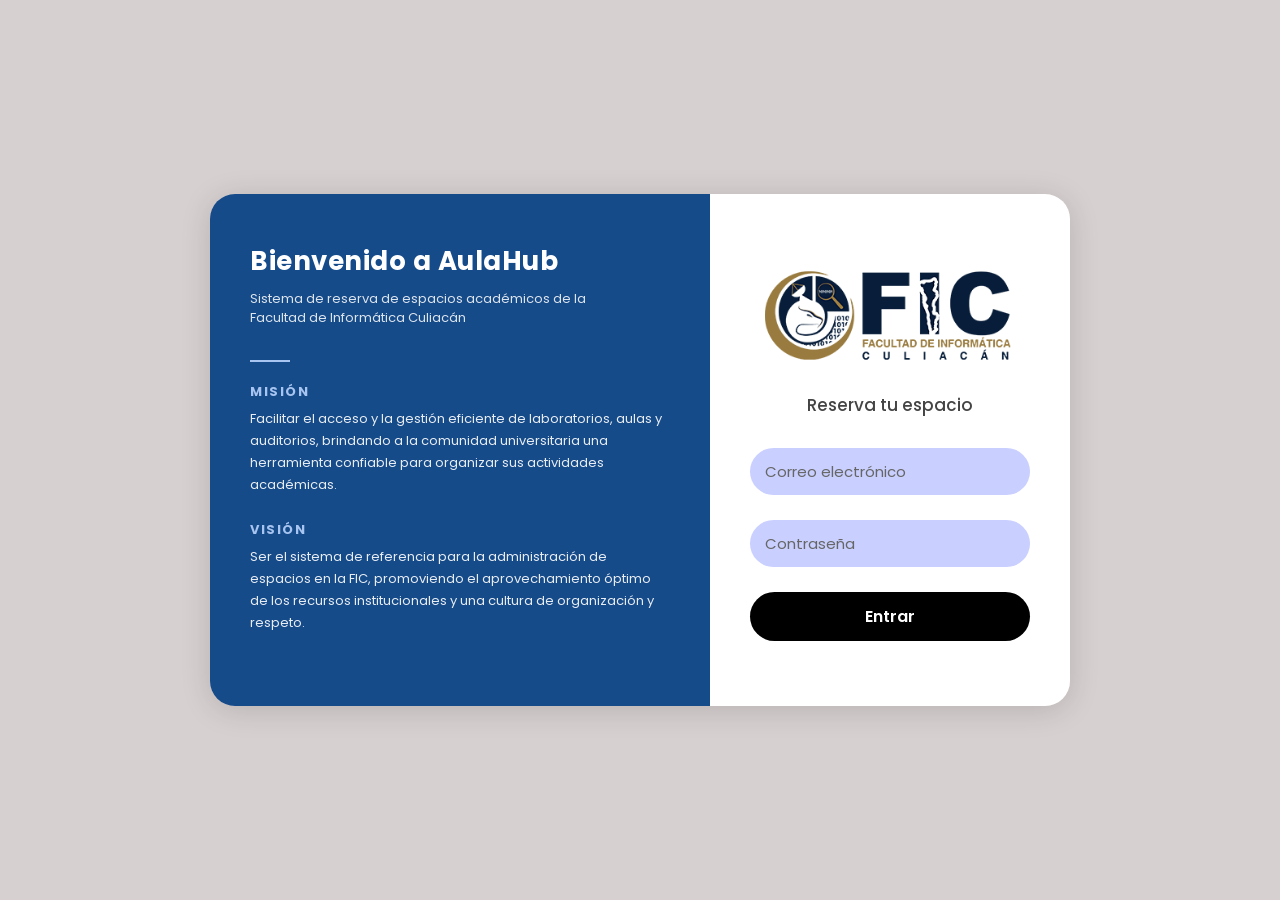
<file: index.html>
<!DOCTYPE html>
<html lang="es">
<head>
  <meta charset="UTF-8" />
  <meta name="viewport" content="width=device-width, initial-scale=1.0" />
  <title>Reserva tu espacio - FIC</title>
  <link rel="stylesheet" href="main.css">
</head>
<body class="login-body">
  <div class="page-wrapper">

    <!-- Panel izquierdo: bienvenida, misión y visión -->
    <div class="welcome-panel">
      <p class="welcome-title">Bienvenido a AulaHub</p>
      <p class="welcome-subtitle">
        Sistema de reserva de espacios académicos de la<br>
        Facultad de Informática Culiacán
      </p>

      <hr class="divider">

      <p class="section-title">Misión</p>
      <p class="section-body">
        Facilitar el acceso y la gestión eficiente de laboratorios, aulas y
        auditorios, brindando a la comunidad universitaria una herramienta
        confiable para organizar sus actividades académicas.
      </p>

      <p class="section-title">Visión</p>
      <p class="section-body">
        Ser el sistema de referencia para la administración de espacios en la FIC,
        promoviendo el aprovechamiento óptimo de los recursos institucionales y
        una cultura de organización y respeto.
      </p>
    </div>

    <!-- Panel derecho: formulario de acceso -->
    <div class="login-container">
      <img src="img/logo.png" alt="Logo Facultad de Informática Culiacán" class="logo">
      <h2>Reserva tu espacio</h2>
      <form id="loginForm">
        <input type="email" id="login-email" placeholder="Correo electrónico" required>
        <input type="password" id="login-password" placeholder="Contraseña" required>
        <button type="button" id="login">Entrar</button>
      </form>
    </div>

  </div>
  <script type="module" src="./usuarios.js"></script>
</body>
</html>
</file>
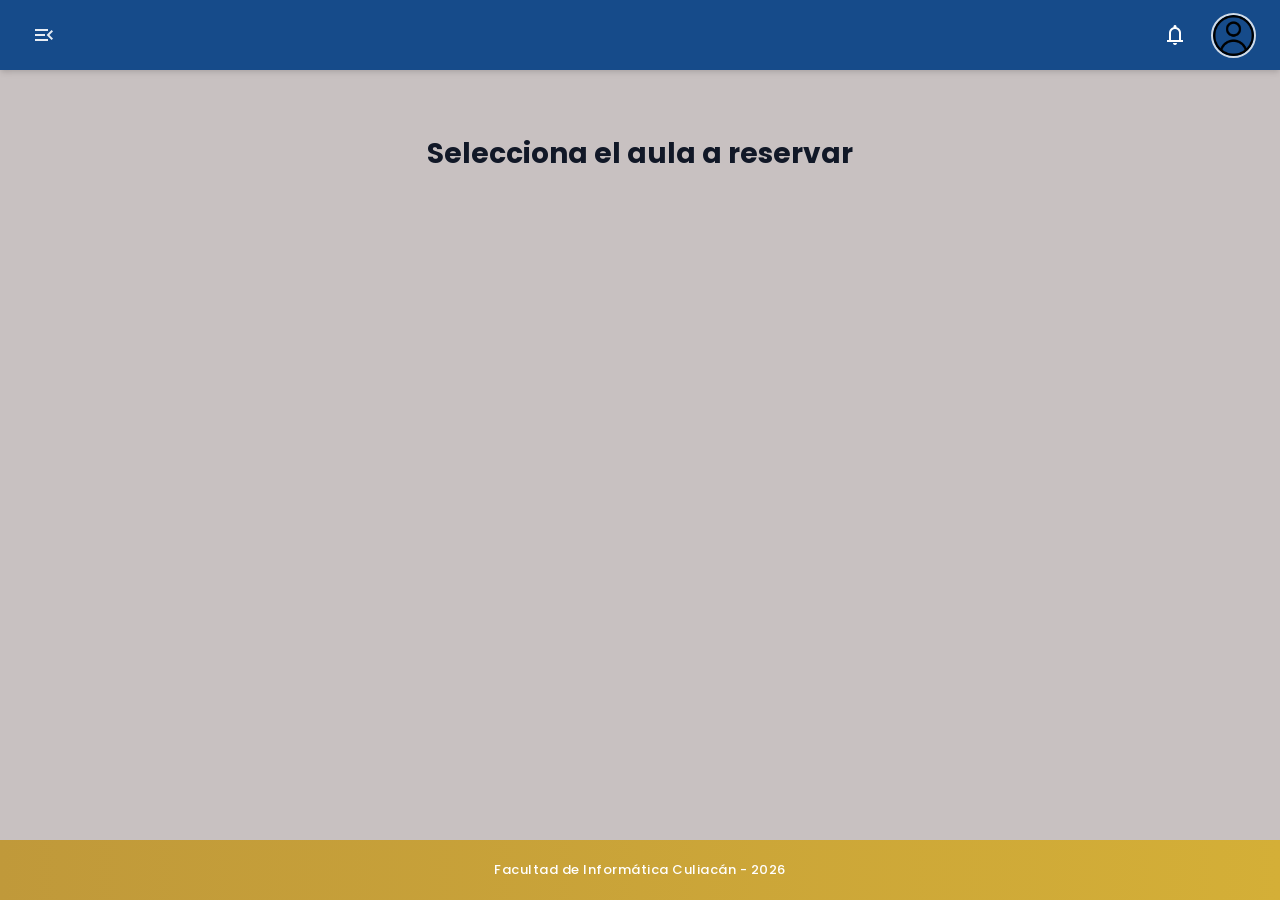
<file: aulas.html>
<!DOCTYPE html>
<html lang="es">
<head>
    <meta charset="UTF-8">
    <meta name="viewport" content="width=device-width, initial-scale=1.0">
    <title>Reservar Aula - FIC</title>
    <link rel="stylesheet" href="https://fonts.googleapis.com/css2?family=Material+Symbols+Outlined&display=swap">
    <link rel="stylesheet" href="main.css">
    <link rel="stylesheet" href="laboratorioStyles.css">
</head>
<body>
    <header class="header"></header>
    <div class="toasts"></div>
    <div class="content">
        <h2>Selecciona el aula a reservar</h2>
        <div class="aula-list">
            <div class="aula-card-classic card" data-aula="labA" style="visibility: hidden;" onclick="location.href='reserva.html?aula=labA'">
                <div class="aula-emoji">💻</div>
                <div class="aula-text"><strong>Laboratorio de Cómputo A</strong><span>Mediano, 45 equipos</span></div>
            </div>
            <div class="aula-card-classic card" data-aula="labB" style="visibility: hidden;" onclick="location.href='reserva.html?aula=labB'">
                <div class="aula-emoji">💻</div>
                <div class="aula-text"><strong>Laboratorio de Cómputo B</strong><span>Pequeño, 30 equipos</span></div>
            </div>
            <div class="aula-card-classic card" data-aula="centro" style="visibility: hidden;" onclick="location.href='reserva.html?aula=centro'">
                <div class="aula-emoji">💻</div>
                <div class="aula-text"><strong>Centro de Cómputo</strong><span>Pequeño, 30 equipos</span></div>
            </div>
            <div class="aula-card-classic card" data-aula="auditorio" style="visibility: hidden;" onclick="location.href='reserva.html?aula=auditorio'">
                <div class="aula-emoji">🎤</div>
                <div class="aula-text"><strong>Auditorio</strong><span>Grande, 100 personas</span></div>
            </div>
            <!--se agregaron las cards de cd y pos-->
            <div class="aula-card-classic card" data-aula="labCD" style="visibility: hidden;" onclick="location.href='reserva.html?aula=labCD'">
                <div class="aula-emoji">💻</div>
                <div class="aula-text"><strong>Laboratorio de Ciencia de Datos</strong><span>Pequeño, 15 equipos</span></div>
            </div>
            <div class="aula-card-classic card" data-aula="labP" style="visibility: hidden;" onclick="location.href='reserva.html?aula=labP'">
                <div class="aula-emoji">💻</div>
                <div class="aula-text"><strong>Laboratorio de Posgrado</strong><span>Pequeño, 10 equipos</span></div>
            </div>
        </div>
    </div>
    <footer></footer>
    <script type="module" src="./usuarios.js"></script>
</body>
</html>
</file>
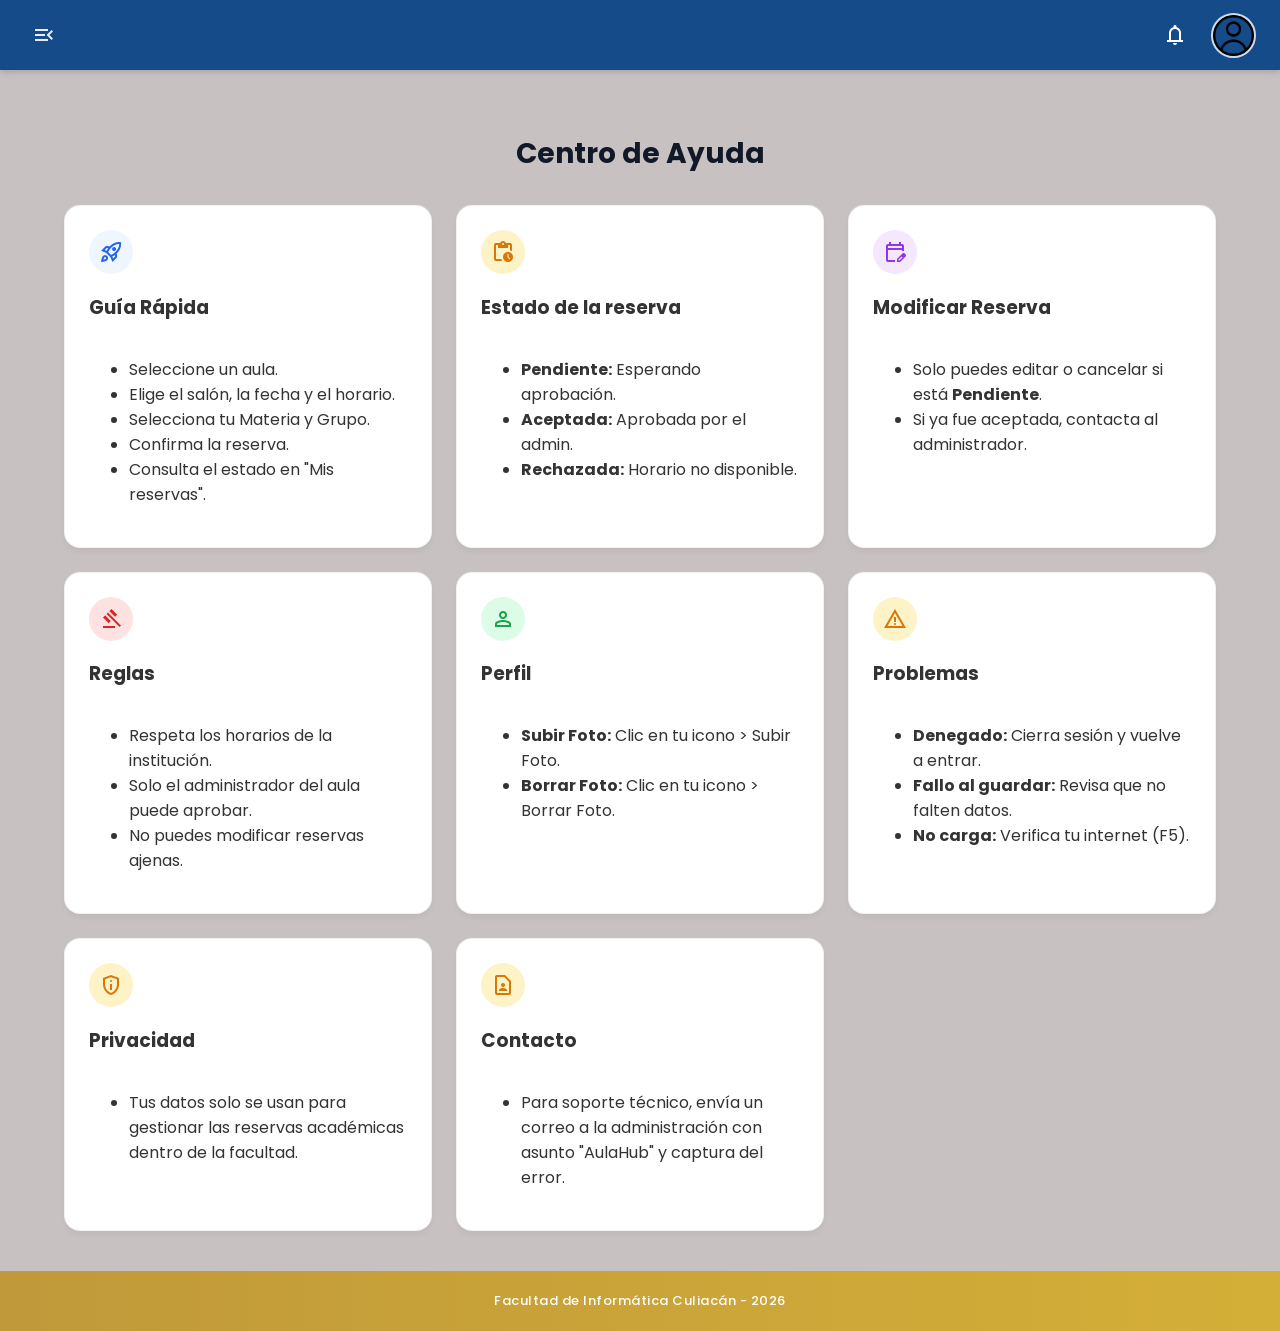
<file: ayuda.html>
<!DOCTYPE html>
<html lang="es">
<head>
    <meta charset="UTF-8">
    <meta name="viewport" content="width=device-width, initial-scale=1.0">
    <title>Ayuda - AulaHub</title>
    <link rel="stylesheet" href="https://fonts.googleapis.com/css2?family=Material+Symbols+Outlined&display=swap">
    <link rel="stylesheet" href="main.css">
    <link rel="stylesheet" href="laboratorioStyles.css">
</head>
<body>
    <header class="header"></header>
    <div class="content help-section">
        <div class="help-header">
            <h2>Centro de Ayuda</h2>
        </div>
        <div class="help-grid">
            
            <div class="card help-card">
                <div class="card-header">
                    <span class="material-symbols-outlined icon-blue">rocket_launch</span>
                    <h3>Guía Rápida</h3>
                </div>
                <div class="card-body">
                    <ul>
                        <li>Seleccione un aula.</li>
                        <li>Elige el salón, la fecha y el horario.</li>
                        <li>Selecciona tu Materia y Grupo.</li>
                        <li>Confirma la reserva.</li>
                        <li>Consulta el estado en "Mis reservas".</li>
                    </ul>
                </div>
            </div>

            <div class="card help-card">
                <div class="card-header"><span class="material-symbols-outlined icon-orange">pending_actions</span><h3>Estado de la reserva</h3></div>
                <div class="card-body">
                    <ul>
                        <li><strong>Pendiente:</strong> Esperando aprobación.</li>
                        <li><strong>Aceptada:</strong> Aprobada por el admin.</li>
                        <li><strong>Rechazada:</strong> Horario no disponible.</li>
                    </ul>
                </div>
            </div>

            <div class="card help-card">
                <div class="card-header"><span class="material-symbols-outlined icon-purple">edit_calendar</span><h3>Modificar Reserva</h3></div>
                <div class="card-body">
                    <ul>
                        <li>Solo puedes editar o cancelar si está <strong>Pendiente</strong>.</li>
                        <li>Si ya fue aceptada, contacta al administrador.</li>
                    </ul>
                </div>
            </div>

            <div class="card help-card">
                <div class="card-header"><span class="material-symbols-outlined icon-red">gavel</span><h3>Reglas</h3></div>
                <div class="card-body">
                    <ul>
                        <li>Respeta los horarios de la institución.</li>
                        <li>Solo el administrador del aula puede aprobar.</li>
                        <li>No puedes modificar reservas ajenas.</li>
                    </ul>
                </div>
            </div>

            <div class="card help-card">
                <div class="card-header"><span class="material-symbols-outlined icon-green">person</span><h3>Perfil</h3></div>
                <div class="card-body">
                    <ul>
                        <li><strong>Subir Foto:</strong> Clic en tu icono > Subir Foto.</li>
                        <li><strong>Borrar Foto:</strong> Clic en tu icono > Borrar Foto.</li>
                    </ul>
                </div>
            </div>

            <div class="card help-card">
                <div class="card-header"><span class="material-symbols-outlined icon-yellow">report_problem</span><h3>Problemas</h3></div>
                <div class="card-body">
                    <ul>
                        <li><strong>Denegado:</strong> Cierra sesión y vuelve a entrar.</li>
                        <li><strong>Fallo al guardar:</strong> Revisa que no falten datos.</li>
                        <li><strong>No carga:</strong> Verifica tu internet (F5).</li>
                    </ul>
                </div>
            </div>

            <div class="card help-card">
                <div class="card-header"><span class="material-symbols-outlined icon-yellow">privacy_tip</span><h3>Privacidad</h3></div>
                <div class="card-body">
                    <ul>
                        <li>Tus datos solo se usan para gestionar las reservas académicas dentro de la facultad.</li>
                    </ul>
                </div>
            </div>

            <div class="card help-card">
                <div class="card-header"><span class="material-symbols-outlined icon-yellow">contact_page</span><h3>Contacto</h3></div>
                <div class="card-body">
                    <ul>
                        <li>Para soporte técnico, envía un correo a la administración con asunto "AulaHub" y captura del error.</li>
                    </ul>
                </div>
            </div>

        </div>
    </div>
    <div class="toasts"></div>
    <footer></footer>
    <script type="module" src="./usuarios.js"></script>
</body>
</html>
</file>
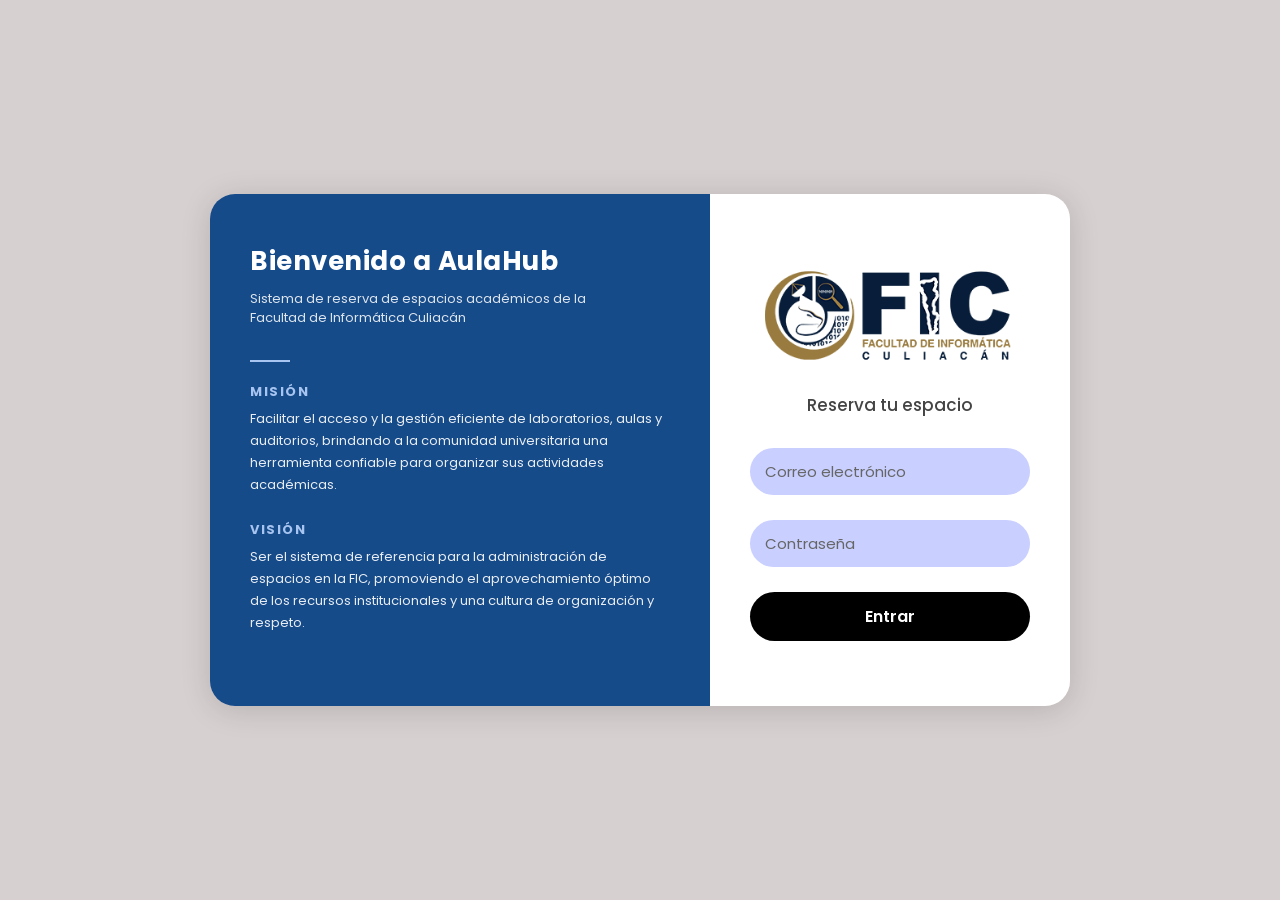
<file: configuraciones.html>
<!DOCTYPE html>
<html lang="es">
<head>
    <meta charset="UTF-8">
    <meta name="viewport" content="width=device-width, initial-scale=1.0">
    <title>Ajustes - AulaHub</title>
    <link rel="stylesheet" href="https://fonts.googleapis.com/css2?family=Material+Symbols+Outlined&display=swap">
    <link rel="stylesheet" href="main.css">
    <link rel="stylesheet" href="laboratorioStyles.css">
</head>
<body>
    <header class="header"></header>
    <div class="toasts"></div>

    <div class="content">
        <h2>Configuraciones</h2>
        
        <div class="config-container">
            <h4 style="margin-bottom: 15px; color: #666; font-size: 12px; text-transform: uppercase;">Cuenta</h4>

            <div class="card config-card">
                <div style="display:flex; align-items:center;">
                    <span class="material-symbols-outlined config-icon">mail</span>
                    <div>
                        <h3 style="margin:0; font-size:16px;">Correo Electrónico</h3>
                        <p id="user-email" style="margin:0; font-size:13px; color:#666;">Cargando...</p>
                    </div>
                </div>
            </div>

            <div class="card config-card">
                <div style="display:flex; align-items:center;">
                    <span class="material-symbols-outlined config-icon">lock_reset</span>
                    <div>
                        <h3 style="margin:0; font-size:16px;">Contraseña</h3>
                        <p style="margin:0; font-size:13px; color:#666;">Enviar correo de recuperación</p>
                    </div>
                </div>
                <button id="btnResetPassword" class="btn-action">Restablecer</button>
            </div>
        </div>
    </div>

    <footer></footer>
    <script type="module" src="./usuarios.js"></script>
    <script type="module" src="./configuraciones.js"></script> </body>
</html>
</body>
</html>
</file>
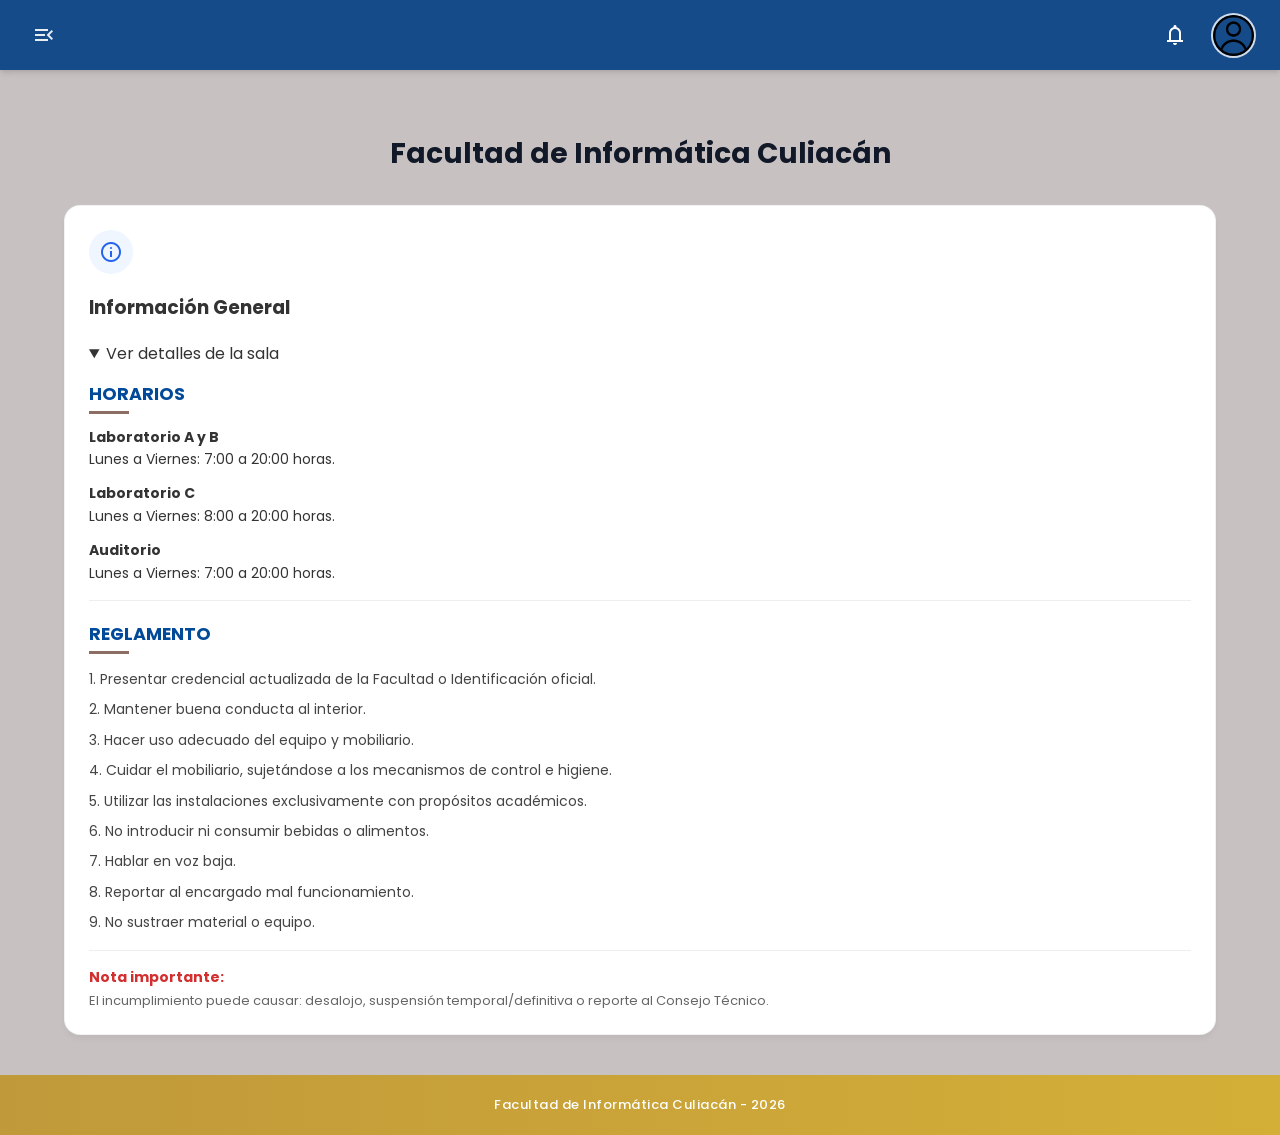
<file: reglamento.html>
<!DOCTYPE html>
<html lang="es">
<head>
  <meta charset="UTF-8">
  <meta name="viewport" content="width=device-width, initial-scale=1.0">
  <title>Reglamento - FIC</title>
  <link rel="stylesheet" href="https://fonts.googleapis.com/css2?family=Material+Symbols+Outlined&display=swap">
  <link rel="stylesheet" href="main.css">
  <link rel="stylesheet" href="laboratorioStyles.css">
</head>
<body>
    <header class="header"></header>

    <div class="content help-section">
        <div class="help-header">
            <h2>Facultad de Informática Culiacán</h2>
        </div>
        
        <div class="help-grid">
            <div class="card help-card">
                <div class="card-header">
                    <span class="material-symbols-outlined icon-blue">info</span>
                    <h3>Información General</h3>
                </div>
                <div class="card-body">
                    <details open>
                        <summary class="summary-toggle">Ver detalles de la sala</summary>
                        
                        <div style="padding-top: 15px;">
                            <div class="seccion-titulo">HORARIOS</div>
                            <div class="divider-cafe"></div>
                            
                            <div class="texto-cuerpo">
                                <div class="horario-item">
                                    <strong>Laboratorio A y B</strong><br>
                                    Lunes a Viernes: 7:00 a 20:00 horas.
                                </div>
                                <div class="horario-item">
                                    <strong>Laboratorio C</strong><br>
                                    Lunes a Viernes: 8:00 a 20:00 horas.
                                </div>
                                <div class="horario-item">
                                    <strong>Auditorio</strong><br>
                                    Lunes a Viernes: 7:00 a 20:00 horas.
                                </div>
                            </div>

                            <div class="divider-gris" style="margin-bottom: 20px;"></div>

                            <div class="seccion-titulo">REGLAMENTO</div>
                            <div class="divider-cafe"></div>
                            
                            <ul class="reglamento-lista">
                                <li>1. Presentar credencial actualizada de la Facultad o Identificación oficial.</li>
                                <li>2. Mantener buena conducta al interior.</li>
                                <li>3. Hacer uso adecuado del equipo y mobiliario.</li>
                                <li>4. Cuidar el mobiliario, sujetándose a los mecanismos de control e higiene.</li>
                                <li>5. Utilizar las instalaciones exclusivamente con propósitos académicos.</li>
                                <li>6. No introducir ni consumir bebidas o alimentos.</li>
                                <li>7. Hablar en voz baja.</li>
                                <li>8. Reportar al encargado mal funcionamiento.</li>
                                <li>9. No sustraer material o equipo.</li>
                            </ul>

                            <div class="divider-gris"></div>

                            <div class="nota-importante">Nota importante:</div>
                            <div class="nota-detalle">
                                El incumplimiento puede causar: desalojo, suspensión temporal/definitiva o reporte al Consejo Técnico.
                            </div>
                        </div>
                    </details>
                </div>  
            </div>
        </div> 
    </div> 

    <footer></footer>

    <script type="module" src="./usuarios.js"></script>
</body>
</html>
</file>
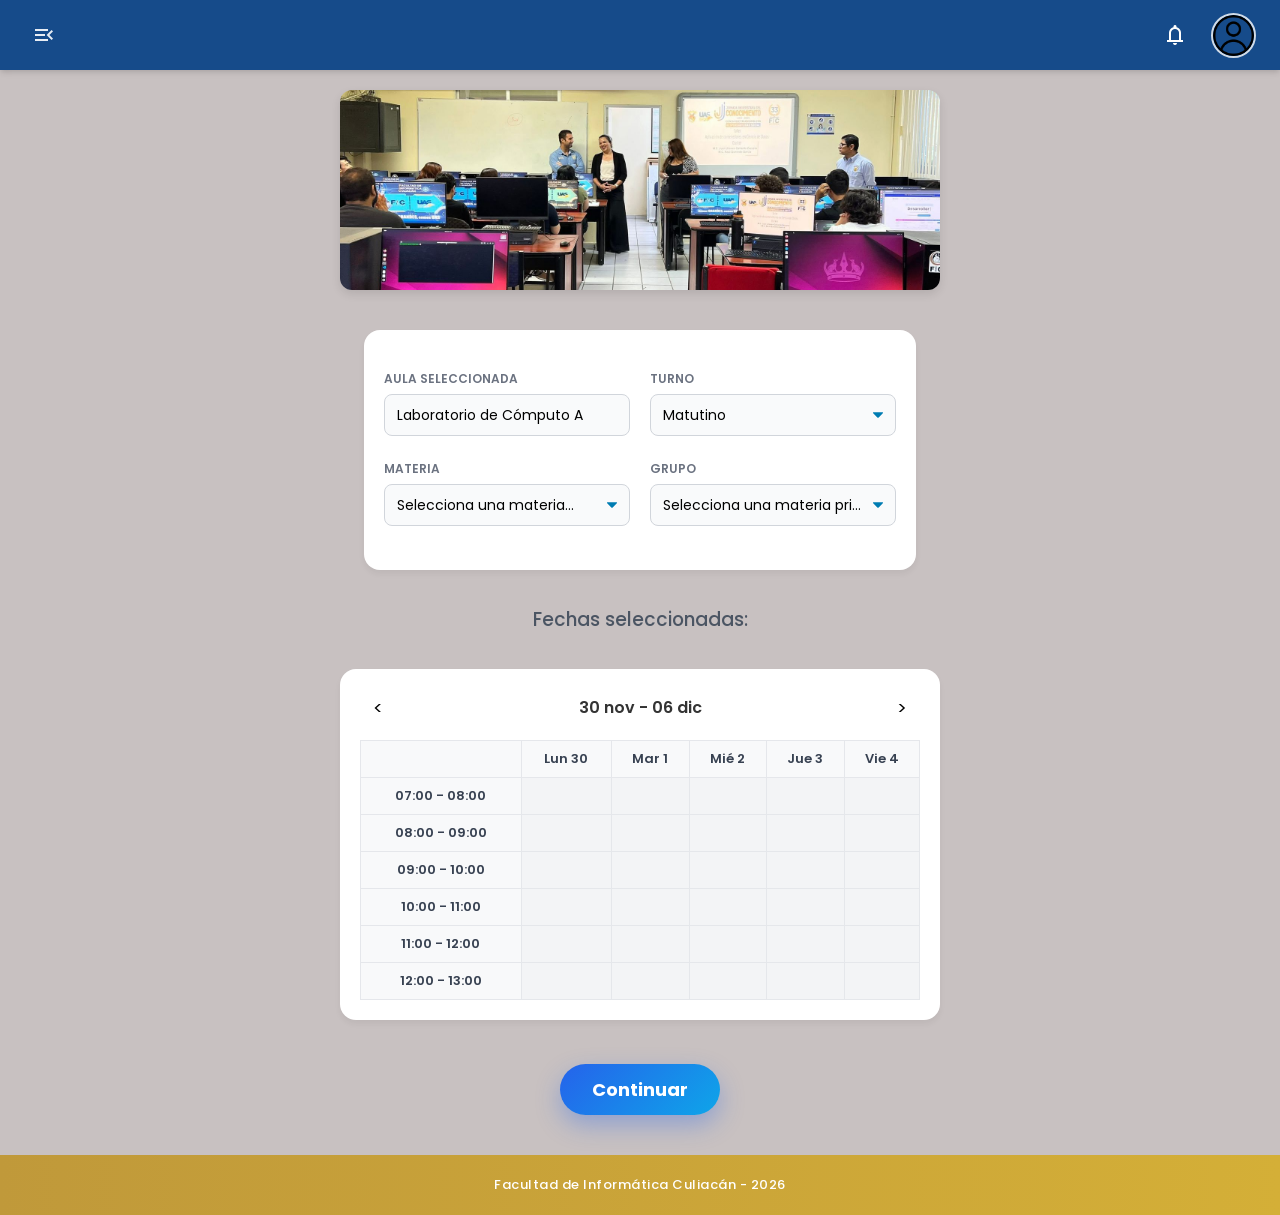
<file: reserva.html>
<!DOCTYPE html>
<html lang="es">
<head>
    <meta charset="UTF-8">
    <meta name="viewport" content="width=device-width, initial-scale=1.0">
    <title>Calendario de Reservas</title>
    <link rel="stylesheet" href="https://use.fontawesome.com/releases/v5.12.1/css/all.css" crossorigin="anonymous">
    <link rel="stylesheet" href="https://fonts.googleapis.com/css2?family=Material+Symbols+Outlined&display=swap">
    <link rel="stylesheet" href="main.css">
    <link rel="stylesheet" href="datestyles.css">
</head>
<body>
    <header class="header"></header>
    <div class="toasts"></div>
    <div class="ImgFoto">
        <img id="aulaImg" src="img/aulas/default.jpg" alt="aula">
    </div>

    <div class="form-container">
        <div class="form-row">
            <div class="input-group">
                <label>Aula Seleccionada</label>
                <input type="text" id="aulaDisplay" readonly class="input-moderno input-locked">
            </div>
            <div class="input-group">
                <label for="turno">Turno</label>
                <select name="turno" id="turno" class="input-moderno">
                    <option value="Matutino">Matutino</option>
                    <option value="Vespertino">Vespertino</option>
                </select>
            </div>
        </div>

<div class="form-row">
            <div class="input-group">
                <label for="materia">Materia</label>
                <select id="materia" class="input-moderno">
                    <option value="">Cargando materias...</option>
                </select>
            </div>

            <div class="input-group">
                <label for="grupo">Grupo</label>
                <select id="grupo" class="input-moderno">
                    <option value="">Selecciona una materia primero</option>
                </select>
            </div>
        </div>
    </div>

    <h3 id="selectedDates">Fechas seleccionadas:</h3>
    <div class="calendar">
        <!-- VISTA SEMANAL -->
<div id="weekContainer" class="week-container" style="display: none;">
    <div class="week-header">
        <button id="prevWeekButton" class="week-nav-btn">&lt;</button>

        <span id="weekRangeText" class="week-title">Semana</span>

        <button id="nextWeekButton" class="week-nav-btn">&gt;</button>
    </div>

    <div id="weekScroll" class="week-scroll">
        <table id="weekTable" class="week-table">
            <!-- Se llena con JS -->
        </table>
    </div>
</div>


    </div>

    <div class="aceptar"><button type="button" id="btnPreReservar">Continuar</button></div>

    <div id="modalConfirmacion" class="modal-overlay">
        <div class="modal-content">
            <h3>Confirmar Reserva</h3>
            <div class="modal-details">
                <p><strong>Aula:</strong> <span id="confAula"></span></p>
                <p><strong>Materia:</strong> <span id="confMateria"></span></p>
                <p><strong>Grupo:</strong> <span id="confGrupo"></span></p>
                <p><strong>Turno:</strong> <span id="confTurno"></span></p>
                <p><strong>Fechas:</strong> <span id="confFechas"></span></p>
                <p><strong>Horas:</strong> <span id="confHoras"></span></p>
            </div>
            <div class="modal-actions">
                <button id="btnCancelar" class="btn-cancel">Cancelar</button>
                <button id="btnEnviarReserva" class="btn-confirm">Confirmar</button>
            </div>
        </div>
    </div>
    <footer></footer>
    <script type="module" src="./funcionDates.js"></script>
    <script type="module" src="./usuarios.js"></script>
</body>
</html>
</file>
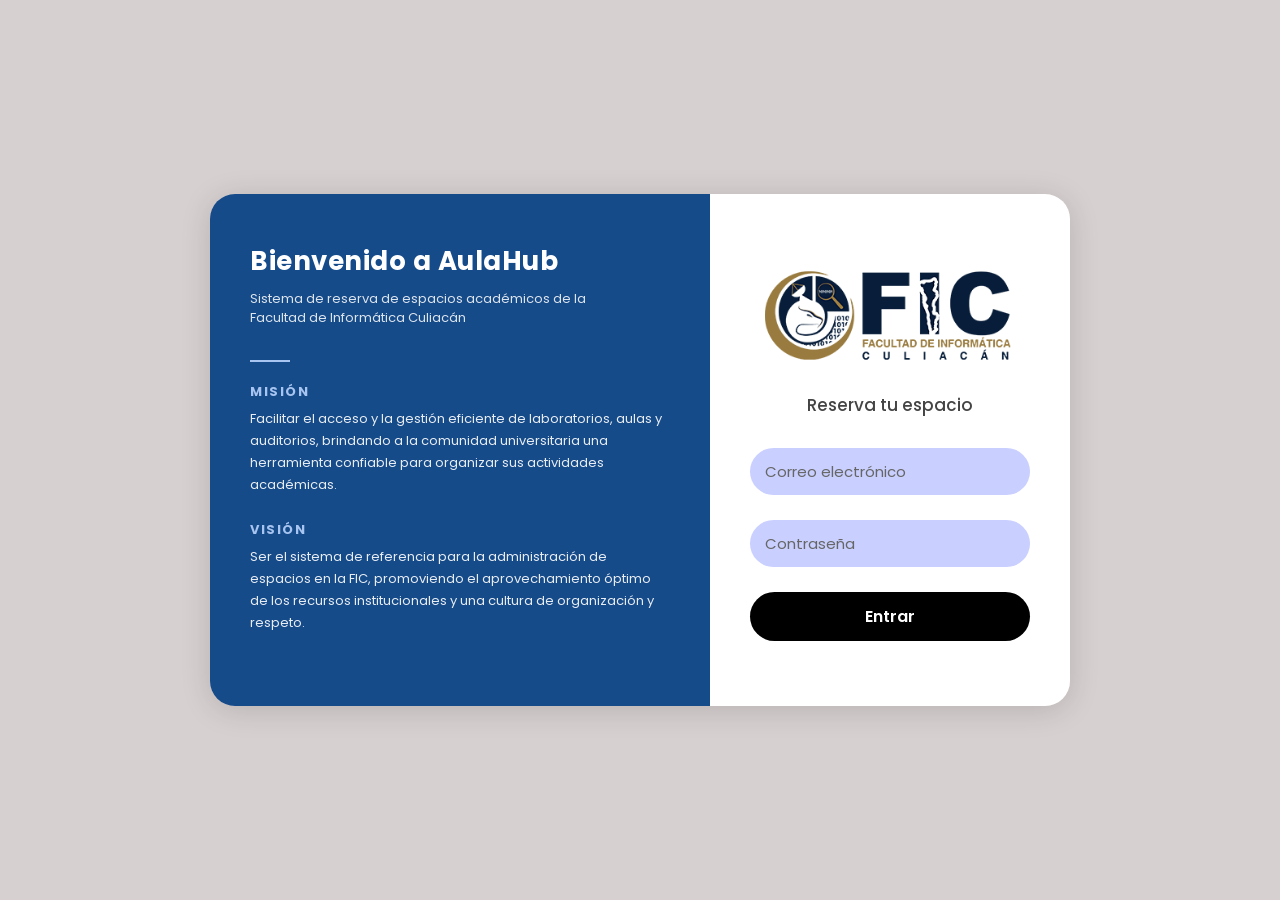
<file: solicitudes.html>
<!DOCTYPE html>
<html lang="es">
<head>
  <meta charset="UTF-8">
  <meta name="viewport" content="width=device-width, initial-scale=1.0">
  <title>Gestionar Solicitudes - AulaHub</title>
  <link rel="stylesheet" href="https://fonts.googleapis.com/css2?family=Material+Symbols+Outlined&display=swap">
  <link rel="stylesheet" href="main.css">
  <link rel="stylesheet" href="laboratorioStyles.css">
</head>
<body>
    <header class="header"></header>
    <div class="toasts"></div>

    <div class="content">
        <h2>Gestionar Solicitudes</h2>
        
        <div class="filter-bar">
            <label for="statusFilter">Mostrar:</label>
            <select id="statusFilter" class="select-status">
                <option value="Pendiente">Pendientes</option>
                <option value="Aceptada">Aceptadas</option>
                <option value="Rechazada">Rechazadas</option>
            </select>
        </div>

        <div id="loading" style="text-align: center; color: #666; margin-top: 20px;">
            Cargando solicitudes...
        </div>
        
        <div id="empty-message" style="display: none; text-align: center; color: #9ca3af; margin-top: 20px;">
            <span class="material-symbols-outlined" style="font-size: 48px; display:block; margin: 0 auto 10px;">folder_open</span>
            No hay solicitudes en este estado.
        </div>

        <div id="solicitudes-container" class="grid-container">
            </div>
    </div>

    <footer></footer>
    <script type="module" src="./usuarios.js"></script>
    <script type="module" src="./solicitudes.js"></script>
</body>
</html>
</file>
<file: main.css>
@import url('https://fonts.googleapis.com/css2?family=Poppins:wght@400;500;600;700&display=swap');
@import url('https://fonts.googleapis.com/css2?family=Material+Symbols+Outlined&display=swap');

* {
  box-sizing: border-box;
  font-family: 'Poppins', sans-serif;
  -webkit-font-smoothing: antialiased;
}

body {
  margin: 0;
  background-color: #c8c1c1;
  display: flex;
  flex-direction: column;
  min-height: 100vh;
  color: #333;
}

a {
  text-decoration: none;
  color: inherit;
  transition: color 0.2s ease;
}

::-webkit-scrollbar { width: 8px; height: 8px; }
::-webkit-scrollbar-track { background: #f1f1f1; }
::-webkit-scrollbar-thumb { background: #c1c1c1; border-radius: 4px; }
::-webkit-scrollbar-thumb:hover { background: #164B8A; }

header {
  display: flex;
  width: 100%;
  height: 70px;
  justify-content: space-between;
  align-items: center;
  padding: 0 24px;
  background: #164B8A;
  box-shadow: 0 4px 6px -1px rgba(0, 0, 0, 0.1), 0 2px 4px -1px rgba(0, 0, 0, 0.06);
  position: relative;
  z-index: 1000;
}

.header nav ul {
  display: flex;
  align-items: center;
  gap: 16px;
  list-style: none;
  margin: 0;
  padding: 0;
}

.material-symbols-outlined {
  font-size: 24px;
  color: rgba(255, 255, 255, 0.9);
  transition: transform 0.2s ease, color 0.2s ease;
  cursor: pointer;
}

.abrirmenu a, .notificacion {
  display: flex;
  align-items: center;
  justify-content: center;
  width: 40px;
  height: 40px;
  border-radius: 50%;
  transition: background-color 0.2s ease;
}

.abrirmenu a:hover, .notificacion:hover {
  background-color: rgba(255, 255, 255, 0.15);
}

.submenu, .subusuario {
  position: absolute;
  top: 75px;
  background-color: #ffffff;
  border-radius: 12px;
  box-shadow: 0 10px 15px -3px rgba(0, 0, 0, 0.1), 0 4px 6px -2px rgba(0, 0, 0, 0.05);
  border: 1px solid rgba(0,0,0,0.05);
  min-width: 240px;
  z-index: 2000;
  overflow: hidden;
  opacity: 0;
  transform: translateY(-10px) scale(0.98);
  visibility: hidden;
  transition: opacity 0.2s ease, transform 0.2s cubic-bezier(0.16, 1, 0.3, 1), visibility 0.2s;
}

.submenu.show, .subusuario.show {
  opacity: 1;
  transform: translateY(0) scale(1);
  visibility: visible;
}

.submenu { left: 20px; }
.subusuario { right: 20px; }

.submenu ul, .subusuario ul {
  display: flex;
  flex-direction: column;
  padding: 8px;
  margin: 0;
  gap: 4px;
}

.submenu ul li a,
.subusuario button,
.subusuario li div {
  display: flex;
  align-items: center;
  width: 100%;
  padding: 10px 12px;
  font-size: 14px;
  font-weight: 500;
  color: #4b5563;
  border-radius: 8px;
  background: transparent;
  border: none;
  cursor: pointer;
  text-align: left;
  transition: background-color 0.2s, color 0.2s;
}

.submenu ul li a:hover, 
.subusuario button:hover {
  background-color: #f3f4f6;
  color: #111827;
}

#userinfo {
  font-size: 12px;
  text-transform: uppercase;
  letter-spacing: 0.5px;
  color: #9ca3af;
  font-weight: 600;
  padding-bottom: 5px;
  border-bottom: 1px solid #eee;
  margin-bottom: 5px;
  cursor: default;
}

#btnSubirFoto { color: #164B8A; }
#btnSubirFoto:hover { background-color: rgba(22, 75, 138, 0.08); }

#btnBorrarFoto { color: #ef4444; }
#btnBorrarFoto:hover { background-color: #fef2f2; }

#logout {
  color: #ef4444;
  border-top: 1px solid #eee;
  margin-top: 4px;
  padding-top: 12px;
}
#logout:hover { background-color: #fef2f2; }

.usuario img#preview {
  width: 45px;
  height: 45px;
  border-radius: 50%;
  object-fit: cover;
  border: 2px solid rgba(255, 255, 255, 0.8);
  transition: box-shadow 0.2s ease;
  display: block;
}
.usuario:hover img#preview { box-shadow: 0 0 0 4px rgba(255, 255, 255, 0.2); }

.toasts {
  position: fixed;
  bottom: 24px;
  right: 24px;
  display: flex;
  flex-direction: column;
  gap: 10px;
  z-index: 3000;
}

.toast {
  background-color: #fff;
  color: #333;
  border-left: 4px solid #164B8A;
  border-radius: 6px;
  padding: 16px 20px;
  box-shadow: 0 10px 15px -3px rgba(0, 0, 0, 0.1);
  font-size: 14px;
  font-weight: 500;
  animation: slideIn 0.3s ease forwards;
}

@keyframes slideIn {
  from { transform: translateX(100%); opacity: 0; }
  to { transform: translateX(0); opacity: 1; }
}

footer {
  text-align: center;
  padding: 20px 0;
  font-size: 13px;
  color: #fff;
  background: linear-gradient(to right, #C0993A, #d4af37);
  margin-top: auto;
  font-weight: 500;
  letter-spacing: 0.5px;
}

.card {
    transition: transform 0.2s ease, box-shadow 0.2s ease;
}
.card:hover {
    transform: translateY(-2px);
    box-shadow: 0 10px 15px -3px rgba(0, 0, 0, 0.1);
}

.btn-action {
    background-color: #164B8A;
    color: white;
    border: none;
    padding: 10px 20px;
    border-radius: 8px;
    cursor: pointer;
    font-weight: 500;
    transition: background 0.2s;
}
.btn-action:hover { background-color: #0e3b70; }
.btn-action:disabled { background-color: #9ca3af; cursor: not-allowed; }

.notificacion {
    position: relative;
    display: flex;
    align-items: center;
    justify-content: center;
    cursor: pointer;
    width: 40px;
    height: 40px;
    border-radius: 50%;
    transition: background 0.2s;
}

.notificacion:hover {
    background-color: rgba(255, 255, 255, 0.1);
}

.notificacion .material-symbols-outlined {
    color: white;
    font-size: 24px;
}

.notificacion.con-novedades::after {
    content: '';
    position: absolute;
    top: 8px;
    right: 8px;
    width: 10px;
    height: 10px;
    background-color: #ef4444;
    border: 2px solid #164B8A;
    border-radius: 50%;
    animation: pulse 2s infinite;
    z-index: 10;
}

@keyframes pulse {
    0% { transform: scale(0.95); box-shadow: 0 0 0 0 rgba(239, 68, 68, 0.7); }
    70% { transform: scale(1); box-shadow: 0 0 0 4px rgba(239, 68, 68, 0); }
    100% { transform: scale(0.95); box-shadow: 0 0 0 0 rgba(239, 68, 68, 0); }
}

.notificaciones-menu {
    position: absolute;
    top: 60px;
    right: 20px;
    background-color: white;
    width: 320px;
    max-height: 400px;
    overflow-y: auto;
    border-radius: 12px;
    box-shadow: 0 10px 15px -3px rgba(0, 0, 0, 0.1), 0 4px 6px -2px rgba(0, 0, 0, 0.05);
    border: 1px solid rgba(0,0,0,0.05);
    opacity: 0;
    visibility: hidden;
    transform: translateY(-10px);
    transition: all 0.2s ease;
    z-index: 2000;
}

.notificaciones-menu.show {
    opacity: 1;
    visibility: visible;
    transform: translateY(0);
}

.noti-header {
    padding: 12px 16px;
    border-bottom: 1px solid #f3f4f6;
    font-weight: 600;
    color: #164B8A;
    background: #f9fafb;
    position: sticky;
    top: 0;
}

.noti-list {
    list-style: none;
    padding: 0;
    margin: 0;
    display: flex;
    flex-direction: column;
}

.noti-item {
    padding: 12px 16px;
    border-bottom: 1px solid #f3f4f6;
    cursor: default;
    transition: background 0.2s;
}

.noti-item:hover {
    background-color: #f0f9ff;
}

/* Notificación no leída (Azulito) */
.noti-item.sin-leer {
    background-color: #eff6ff;
    border-left: 4px solid #164B8A;
}

.noti-titulo {
    display: block;
    font-size: 14px;
    font-weight: 600;
    color: #374151;
    margin-bottom: 4px;
}

.noti-mensaje {
    display: block;
    font-size: 12px;
    color: #6b7280;
    line-height: 1.4;
}

.noti-fecha {
    display: block;
    font-size: 11px;
    color: #9ca3af;
    margin-top: 6px;
    text-align: right;
}

.noti-vacio {
    padding: 20px;
    text-align: center;
    color: #9ca3af;
    font-size: 14px;
}

/* =========================================
    ESTILOS REACOMODADOS DE LAS VISTAS
   ========================================= */

/* --- De index.html (Login / Bienvenida) --- */
.page-wrapper { display: flex; align-items: stretch; width: 100%; max-width: 860px; border-radius: 25px; box-shadow: 0 4px 30px rgba(0, 0, 0, 0.15); overflow: hidden; }
.welcome-panel { flex: 1; background-color: #164B8A; color: #fff; padding: 48px 40px; display: flex; flex-direction: column; justify-content: center; }
.welcome-panel .welcome-title { font-size: 26px; font-weight: 700; margin: 0 0 8px; letter-spacing: 0.5px; }
.welcome-panel .welcome-subtitle { font-size: 13px; font-weight: 400; opacity: 0.85; margin: 0 0 32px; line-height: 1.5; }
.welcome-panel .section-title { font-size: 13px; font-weight: 700; letter-spacing: 1.5px; text-transform: uppercase; color: #a8c4f0; margin: 0 0 6px; }
.welcome-panel .section-body { font-size: 13px; font-weight: 400; line-height: 1.7; opacity: 0.9; margin: 0 0 24px; }
.welcome-panel .divider { width: 40px; height: 2px; background-color: #a8c4f0; margin: 0 0 20px; border: none; }
.login-container { background-color: #fff; padding: 50px 40px; width: 360px; flex-shrink: 0; text-align: center; display: flex; flex-direction: column; justify-content: center; }
.logo { width: 260px; height: auto; margin: 0 auto 20px; display: block; object-fit: contain; }
.login-container h2 { font-size: 17px; color: #444; margin-top: 5px; margin-bottom: 30px; font-weight: 500; }
.login-container label { display: block; text-align: left; font-weight: 600; font-size: 15px; margin-bottom: 6px; color: #222; }
.login-container input { width: 100%; padding: 12px 15px; border: none; outline: none; border-radius: 25px; background-color: #c9cfff; font-size: 15px; color: #222; margin-bottom: 25px; }
.login-container input::placeholder { color: #666; }
.login-container button { width: 100%; background-color: black; color: white; border: none; border-radius: 25px; padding: 12px 0; font-weight: 600; font-size: 16px; cursor: pointer; transition: background 0.3s; }
.login-container button:hover { background-color: #333; }
@media (max-width: 700px) {
  .page-wrapper { flex-direction: column; max-width: 420px; }
  .welcome-panel { padding: 32px 28px; }
  .welcome-panel .welcome-title { font-size: 22px; }
  .login-container { width: 100%; padding: 36px 28px; }
  .logo { width: 200px; }
}

/* --- De configuraciones.html --- */
.config-container { max-width: 800px; margin: 0 auto; }
.config-card { flex-direction: row; align-items: center; justify-content: space-between; margin-bottom: 15px; }
.config-icon { color: #164B8A; font-size: 28px; padding: 10px; background-color: #f0f9ff; border-radius: 50%; margin-right: 15px; }
.btn-action { padding: 8px 16px; border: 1px solid #e5e7eb; border-radius: 6px; background: white; color: #164B8A !important; font-weight: 600; cursor: pointer; transition: all 0.2s; }
.btn-action:hover { background: #f0f9ff; border-color: #164B8A; }

/* --- De reglamento.html --- */
.seccion-titulo { color: #004A99; font-weight: bold; font-size: 1.1rem; margin-bottom: 4px; }
.divider-cafe { width: 40px; height: 3px; background-color: #8D6E63; margin-bottom: 12px; }
.texto-cuerpo { color: #333333; font-size: 14px; line-height: 1.6; margin-bottom: 16px; }
.horario-item { margin-bottom: 12px; }
.reglamento-lista { color: #444444; font-size: 14px; line-height: 1.6; list-style-type: none; padding: 0; margin-bottom: 0; }
.reglamento-lista li { margin-bottom: 8px; }
.divider-gris { width: 100%; height: 1px; background-color: #EEEEEE; margin: 16px 0; }
.nota-importante { color: #D32F2F; font-weight: bold; font-size: 14px; margin-bottom: 4px; }
.nota-detalle { color: #666666; font-size: 13px; line-height: 1.4; }

/* --- De solicitudes.html --- */
.filter-bar { display: flex; align-items: center; gap: 15px; margin-bottom: 20px; background: #fff; padding: 15px; border-radius: 12px; box-shadow: 0 2px 4px rgba(0,0,0,0.05); }
.filter-bar label { font-weight: 600; color: #555; }
.select-status { padding: 8px 12px; border-radius: 8px; border: 1px solid #d1d5db; outline: none; cursor: pointer; min-width: 150px; }

/* --- Fix para centrar exclusivamente el Login --- */
body.login-body {
    justify-content: center;
    align-items: center;
    background-color: #d7d0d0;
    padding: 20px;
}
/* =========================================
   SISTEMA DE NOTIFICACIONES (TOASTS)
   ========================================= */
.toasts {
    position: fixed;
    top: 20px;
    right: 20px;
    display: flex;
    flex-direction: column;
    gap: 12px;
    z-index: 9999;
}

.toast-mensaje {
    display: flex;
    align-items: center;
    gap: 12px;
    min-width: 250px;
    max-width: 350px;
    padding: 16px 20px;
    background: #fff;
    border-radius: 8px;
    box-shadow: 0 10px 25px rgba(0,0,0,0.1);
    transform: translateX(120%);
    opacity: 0;
    transition: all 0.4s cubic-bezier(0.68, -0.55, 0.265, 1.55);
    border-left: 5px solid transparent;
}

.toast-mensaje.show {
    transform: translateX(0);
    opacity: 1;
}

.toast-mensaje p {
    margin: 0;
    font-size: 14px;
    color: #444;
    font-weight: 500;
    line-height: 1.4;
}

.toast-mensaje .material-symbols-outlined {
    font-size: 24px;
}

/* Colores según el tipo */
.toast-exito {
    border-left-color: #10b981; /* Verde */
}
.toast-exito .material-symbols-outlined {
    color: #10b981;
}

.toast-error {
    border-left-color: #ef4444; /* Rojo */
}
.toast-error .material-symbols-outlined {
    color: #ef4444;
}

.toast-info {
    border-left-color: #3b82f6; /* Azul */
}
.toast-info .material-symbols-outlined {
    color: #3b82f6;
}
/* =========================================
   SISTEMA DE CONFIRMACIÓN (MODAL)
   ========================================= */
.confirm-overlay {
    position: fixed; top: 0; left: 0; width: 100%; height: 100%;
    background: rgba(0,0,0,0.4); backdrop-filter: blur(2px);
    display: flex; justify-content: center; align-items: center;
    z-index: 10000; opacity: 0; transition: opacity 0.3s ease;
    pointer-events: none;
}
.confirm-overlay.show {
    opacity: 1; pointer-events: all;
}
.confirm-card {
    background: white; padding: 30px; border-radius: 12px;
    max-width: 350px; width: 90%; text-align: center;
    box-shadow: 0 20px 25px -5px rgba(0,0,0,0.1);
    transform: translateY(-20px) scale(0.95); 
    transition: all 0.3s cubic-bezier(0.4, 0, 0.2, 1);
}
.confirm-overlay.show .confirm-card {
    transform: translateY(0) scale(1);
}
.confirm-btns {
    display: flex; justify-content: center; gap: 12px; margin-top: 25px;
}
.btn-cancelar-conf {
    background: #f3f4f6; color: #4b5563; border: none; padding: 10px 20px;
    border-radius: 8px; cursor: pointer; font-weight: 600; transition: 0.2s;
}
.btn-cancelar-conf:hover { background: #e5e7eb; }

.btn-aceptar-conf {
    background: #ef4444; color: white; border: none; padding: 10px 20px;
    border-radius: 8px; cursor: pointer; font-weight: 600; transition: 0.2s;
}
.btn-aceptar-conf:hover { background: #dc2626; }
</file>
<file: laboratorioStyles.css>
/* laboratorioStyles.css */

.content {
    flex: 1;
    display: flex;
    flex-direction: column;
    padding: 40px 24px;
    max-width: 1200px;
    margin: 0 auto;
    width: 100%;
}

.content h2 {
    font-size: 28px;
    font-weight: 700;
    color: #111827;
    margin-bottom: 30px;
    text-align: center;
}

.grid-container, .aula-list, .help-grid {
    display: grid;
    grid-template-columns: repeat(auto-fit, minmax(280px, 1fr));
    gap: 24px;
    width: 100%;
}

.card {
    background-color: #fff;
    border-radius: 16px;
    padding: 24px;
    border: 1px solid rgba(0,0,0,0.05);
    box-shadow: 0 4px 6px -1px rgba(0, 0, 0, 0.05);
    transition: all 0.3s cubic-bezier(0.25, 0.8, 0.25, 1);
    display: flex;
    flex-direction: column;
}

.card:hover {
    transform: translateY(-5px);
    box-shadow: 0 10px 15px -3px rgba(0, 0, 0, 0.1);
    border-color: rgba(0,0,0,0.1);
}

.aula-card-classic {
    cursor: pointer;
    align-items: center;
    text-align: center;
}
.aula-emoji { font-size: 48px; margin-bottom: 16px; }
.aula-text strong { display: block; font-size: 18px; color: #1f2937; margin-bottom: 4px; }
.aula-text span { font-size: 14px; color: #6b7280; }

.solicitud-card { border-left: 5px solid #164B8A; }

.solicitud-header {
    display: flex; align-items: center; gap: 12px;
    border-bottom: 1px solid #eee; padding-bottom: 10px;
}

.solicitud-info h3 { margin: 0; font-size: 16px; color: #333; }
.profesor-name { font-size: 13px; color: #164B8A; font-weight: 600; }

.solicitud-body p { margin: 4px 0; font-size: 14px; color: #4b5563; }

.solicitud-actions {
    display: flex; gap: 10px; margin-top: 10px; padding-top: 10px;
    border-top: 1px dashed #eee;
}

.solicitud-actions button {
    flex: 1; padding: 8px; border: none; border-radius: 6px;
    cursor: pointer; font-weight: 500; font-size: 13px;
    transition: background 0.2s;
}

.btn-aceptar { background-color: #dcfce7; color: #166534; }
.btn-aceptar:hover { background-color: #bbf7d0; }

.btn-rechazar { background-color: #fee2e2; color: #991b1b; }
.btn-rechazar:hover { background-color: #fecaca; }

.text-green { color: #166534; font-weight: 600; padding: 10px; display: block; text-align: center; background: #dcfce7; border-radius: 6px; margin-top: 10px;}
.text-red { color: #991b1b; font-weight: 600; padding: 10px; display: block; text-align: center; background: #fee2e2; border-radius: 6px; margin-top: 10px;}
.badge-solo-vista { color: #6b7280; font-size: 12px; font-weight: 500; padding: 6px 12px; background: #f3f4f6; border-radius: 6px; border: 1px dashed #d1d5db; display: inline-block; }

.reserva-card { border-left: 5px solid #f59e0b; }
.card-header-reserva { display: flex; justify-content: space-between; align-items: flex-start; margin-bottom: 15px; }
.reserva-title h3 { margin: 0; font-size: 16px; color: #111827; }
.reserva-title span { font-size: 13px; color: #6b7280; }

.status-badge { font-size: 11px; padding: 4px 10px; border-radius: 20px; font-weight: 600; text-transform: uppercase; letter-spacing: 0.5px; }
.status-success { background: #dcfce7; color: #166534; }
.status-error { background: #fee2e2; color: #991b1b; }
.status-pending { background: #fef3c7; color: #b45309; }

.icon-blue { color: #2563eb; background-color: #eff6ff; padding: 10px; border-radius: 50%; }
.icon-yellow, .icon-orange { color: #d97706; background-color: #fef3c7; padding: 10px; border-radius: 50%; }
.icon-red { color: #dc2626; background-color: #fee2e2; padding: 10px; border-radius: 50%; }
.icon-green { color: #16a34a; background-color: #dcfce7; padding: 10px; border-radius: 50%; }

.icon-purple { color: #9333ea; background-color: #f3e8ff; padding: 10px; border-radius: 50%; }

.config-icon, .card-header .material-symbols-outlined { font-size: 24px; }

/* ── Toolbar de filtros y exportación ── */
.export-toolbar {
    background: #fff;
    border-radius: 12px;
    padding: 16px 20px;
    margin-bottom: 24px;
    border: 1px solid rgba(0,0,0,0.07);
    box-shadow: 0 2px 6px rgba(0,0,0,0.04);
}

.filter-row {
    display: flex;
    flex-wrap: wrap;
    gap: 14px;
    align-items: flex-end;
}

.filter-group {
    display: flex;
    flex-direction: column;
    gap: 5px;
    min-width: 140px;
}

.filter-group label {
    font-size: 11px;
    font-weight: 700;
    color: #6b7280;
    text-transform: uppercase;
    letter-spacing: 0.6px;
}

.filter-group select,
.filter-group input[type="date"],
.filter-group input[type="week"],
.filter-group input[type="month"] {
    padding: 8px 10px;
    border: 1px solid #d1d5db;
    border-radius: 8px;
    font-size: 13px;
    color: #374151;
    background: #f9fafb;
    outline: none;
    transition: border-color 0.2s, background 0.2s;
    cursor: pointer;
}

.filter-group select:focus,
.filter-group input:focus {
    border-color: #164B8A;
    background: #fff;
}

.filter-group-rango {
    display: flex;
    gap: 10px;
    align-items: flex-end;
}

.filter-group-maestro {
    min-width: 180px;
}

.filter-group select[multiple] {
    padding: 4px 6px;
    min-height: 100px;
    cursor: default;
    resize: vertical;
}

.maestro-btns {
    display: flex;
    gap: 6px;
    margin-top: 4px;
}

.btn-sel-maestro {
    font-size: 11px;
    padding: 3px 10px;
    border: 1px solid #d1d5db;
    border-radius: 5px;
    background: #f3f4f6;
    color: #374151;
    cursor: pointer;
    font-weight: 600;
    transition: background 0.15s;
}

.btn-sel-maestro:hover {
    background: #e5e7eb;
}

.toolbar-actions {
    display: flex;
    gap: 10px;
    align-items: flex-end;
    margin-left: auto;
}

.btn-filtrar,
.btn-exportar {
    display: flex;
    align-items: center;
    gap: 6px;
    padding: 9px 16px;
    border: none;
    border-radius: 8px;
    font-size: 13px;
    font-weight: 600;
    cursor: pointer;
    transition: all 0.2s;
    white-space: nowrap;
}

.btn-filtrar .material-symbols-outlined,
.btn-exportar .material-symbols-outlined {
    font-size: 18px;
}

.btn-filtrar {
    background: #164B8A;
    color: #fff;
}

.btn-filtrar:hover { background: #1a5ca8; }

.btn-exportar {
    background: #fef3c7;
    color: #b45309;
    border: 1px solid #fde68a;
}

.btn-exportar:hover { background: #fde68a; }

.resultados-info {
    margin-top: 10px;
    font-size: 12px;
    color: #6b7280;
    font-weight: 500;
    padding-top: 10px;
    border-top: 1px dashed #e5e7eb;
}

/* ── Card de reserva (vista actualizada) ── */
.reserva-header {
    display: flex;
    align-items: center;
    gap: 12px;
    border-bottom: 1px solid #f3f4f6;
    padding-bottom: 12px;
    margin-bottom: 10px;
}

.aula-icon-small {
    background: #eff6ff;
    color: #2563eb;
    border-radius: 50%;
    padding: 8px;
    display: flex;
    align-items: center;
    justify-content: center;
    flex-shrink: 0;
}

.aula-icon-small .material-symbols-outlined { font-size: 22px; }

.reserva-details p {
    margin: 4px 0;
    font-size: 13px;
    color: #4b5563;
}

@media (max-width: 640px) {
    .filter-row { flex-direction: column; }
    .toolbar-actions { margin-left: 0; width: 100%; }
    .btn-filtrar, .btn-exportar { flex: 1; justify-content: center; }
    .filter-group-rango { flex-direction: column; }
}
</file>
<file: datestyles.css>
/* datestyles.css */

.form-container {
    max-width: 600px;
    margin: 20px auto;
    padding: 20px;
    background: white;
    border-radius: 16px;
    box-shadow: 0 4px 6px rgba(0,0,0,0.05);
    
    min-height: 240px;
    display: flex;
    flex-direction: column;
    justify-content: center;
}

.form-row {
    display: flex;
    gap: 20px;
    margin-bottom: 20px;
    align-items: flex-end;
    width: 100%;
}

.form-row:last-child {
    margin-bottom: 0;
}

.input-group {
    flex: 1;
    display: flex;
    flex-direction: column;
    min-height: 70px;
}

.input-group label {
    font-size: 12px;
    font-weight: 600;
    color: #6b7280;
    margin-bottom: 6px;
    text-transform: uppercase;
    white-space: nowrap;
}

.input-moderno {
    width: 100%;
    height: 42px !important; 
    min-height: 42px !important;
    max-height: 42px !important;

    padding: 10px 30px 10px 12px;
    font-size: 14px;
    border-radius: 8px;
    border: 1px solid #d1d5db;
    background-color: #f9fafb;
    outline: none;
    font-family: 'Poppins', sans-serif;

    box-sizing: border-box;
    white-space: nowrap;
    overflow: hidden;
    text-overflow: ellipsis;

    appearance: none;
    -webkit-appearance: none;
    -moz-appearance: none;

    background-image: url("data:image/svg+xml;charset=US-ASCII,%3Csvg%20xmlns%3D%22http%3A%2F%2Fwww.w3.org%2F2000%2Fsvg%22%20width%3D%22292.4%22%20height%3D%22292.4%22%3E%3Cpath%20fill%3D%22%23007CB2%22%20d%3D%22M287%2069.4a17.6%2017.6%200%200%200-13-5.4H18.4c-5%200-9.3%201.8-12.9%205.4A17.6%2017.6%200%200%200%200%2082.2c0%205%201.8%209.3%205.4%2012.9l128%20127.9c3.6%203.6%207.8%205.4%2012.8%205.4s9.2-1.8%2012.8-5.4L287%2095c3.5-3.5%205.4-7.8%205.4-12.8%200-5-1.9-9.2-5.5-12.8z%22%2F%3E%3C%2Fsvg%3E");
    background-repeat: no-repeat;
    background-position: right 12px top 50%;
    background-size: 10px auto;
}

.input-locked {
    background-image: none !important;
}

.calendar-container {
    max-width: 600px;
    margin: 20px auto;
    background: white;
    padding: 20px;
    border-radius: 16px;
    box-shadow: 0 4px 6px rgba(0,0,0,0.05);
    display: flex;
    flex-direction: column;
    align-items: center; 
    text-align: center;
}

#currentMonth {
    display: block;
    width: 100%;
    text-align: center;
    font-size: 18px;
    font-weight: 700;
    margin-bottom: 15px;
    color: #164B8A;
    text-transform: capitalize;
}

#selectedDates {
    display: block !important;
    width: 100% !important;
    text-align: center !important;
    margin: 15px auto !important;
    font-weight: 500;
    color: #4b5563;
}

.calendar-grid {
    display: grid;
    grid-template-columns: repeat(7, 1fr);
    gap: 5px;
    margin-top: 10px;
    width: 100%;
}

.calendar-day {
    padding: 10px;
    cursor: pointer;
    border-radius: 8px;
    transition: background 0.2s;
    font-size: 14px;
    text-align: center;
}

.calendar-day:hover { background-color: #f3f4f6; }
.calendar-day.selected { background-color: #164B8A; color: white; }
.calendar-day.range { background-color: #e0f2fe; color: #164B8A; }
.calendar-day.empty { cursor: default; background: none; }
.calendar-day.past { color: #d1d5db; cursor: not-allowed; text-decoration: line-through; }
.calendar-day.past:hover { background-color: transparent; }

.week-container {
    max-width: 600px;
    width: 100%;
    margin: 20px auto;
    padding: 20px;
    background: #fff;
    border-radius: 16px;
    box-shadow: 0 4px 6px rgba(0,0,0,0.05);
    text-align: center;
}

.week-header {
    display: flex;
    align-items: center;
    justify-content: space-between;
    gap: 8px;
    margin-bottom: 15px;
}

.week-nav-btn {
    width: 36px;
    height: 36px;
    border-radius: 50%;
    border: none;
    background: transparent;
    cursor: pointer;
    font-size: 18px;
    display: flex;
    align-items: center;
    justify-content: center;
}

.week-nav-btn:hover { background: #f3f4f6; }

.week-title {
    flex: 1;
    text-align: center;
    font-weight: 600;
    font-size: 16px;
}

.week-scroll {
    margin-top: 8px;
    overflow-x: auto;
}

.week-table {
    border-collapse: collapse;
    width: 100%;
    font-size: 13px;
}

.week-table th, .week-table td {
    border: 1px solid #e5e7eb;
    padding: 8px;
    text-align: center;
    white-space: nowrap;
}

.week-table th {
    background-color: #f8f9fa;
    font-weight: 600;
    color: #374151;
}

.time-slot-cell { cursor: pointer; }
.time-slot-cell.past { background-color: #f3f4f6; color: #9ca3af; cursor: not-allowed; }
.time-slot-cell.past:hover { background-color: #f3f4f6; }

.time-slot-cell.selected {
    background-color: #e0f2fe;
    border: 1px solid #164B8A;
    position: relative;
}

.time-slot-cell.selected::after {
    content: '';
    display: block;
    width: 6px; height: 6px;
    background: #164B8A;
    border-radius: 50%;
    margin: 2px auto 0;
}

.time-slot-cell.busy {
    background-color: #fee2e2;
    color: #dc2626;
    cursor: not-allowed;
}

.modal-overlay {
    position: fixed;
    top: 0; left: 0;
    width: 100%; height: 100%;
    background: rgba(0, 0, 0, 0.5);
    display: flex;
    justify-content: center;
    align-items: center;
    z-index: 5000;
    opacity: 0;
    visibility: hidden;
    transition: all 0.3s ease;
}

.modal-overlay.active { opacity: 1; visibility: visible; }

.modal-content {
    background: white;
    padding: 30px;
    border-radius: 16px;
    width: 90%;
    max-width: 400px;
    box-shadow: 0 10px 25px rgba(0,0,0,0.2);
    transform: translateY(20px);
    transition: transform 0.3s ease;
    text-align: center;
}

.modal-overlay.active .modal-content { transform: translateY(0); }

.modal-details {
    text-align: left;
    background: #f8f9fa;
    padding: 15px;
    border-radius: 8px;
    margin: 20px 0;
    border: 1px solid #eee;
}
.modal-details p { margin: 8px 0; font-size: 14px; color: #333; }

.modal-actions { display: flex; gap: 10px; justify-content: center; }

.btn-confirm {
    background: #164B8A; color: white; border: none;
    padding: 10px 20px; border-radius: 8px; cursor: pointer; font-weight: 600;
}
.btn-cancel {
    background: transparent; color: #666; border: 1px solid #ddd;
    padding: 10px 20px; border-radius: 8px; cursor: pointer;
}

.ImgFoto img {
    display: block; margin: 20px auto; width: 95%; max-width: 600px;
    height: 200px;
    object-fit: cover; border-radius: 12px; box-shadow: 0 4px 10px rgba(0,0,0,0.1);
}

.aceptar button {
    display: flex; justify-content: center; margin: 24px auto 40px; padding: 12px 32px;
    border-radius: 200px; border: none; font-size: 18px; font-weight: 700; cursor: pointer;
    color: #ffffff; background: linear-gradient(135deg, #2563eb, #0ea5e9);
    box-shadow: 0 10px 25px rgba(37, 99, 235, 0.35); transition: transform 0.2s, box-shadow 0.2s;
}
.aceptar button:active { transform: translateY(1px) scale(0.98); }
.aceptar button:disabled { cursor: not-allowed; opacity: 0.6; background: #9ca3af; }

.time-slot-cell.pending-slot {
    background-color: #ffedd5;
    border: 1px dashed #f97316;
    color: #c2410c;
    position: relative;
}


.time-slot-cell.pending-slot:hover {
    background-color: #fed7aa;
    cursor: context-menu;
}

.admin-modal-overlay {
    position: fixed;
    top: 0; left: 0;
    width: 100%; height: 100%;
    background: rgba(0, 0, 0, 0.4);
    backdrop-filter: blur(2px);
    display: flex;
    justify-content: center;
    align-items: center;
    z-index: 6000;
    opacity: 0;
    visibility: hidden;
    transition: all 0.2s ease;
}

.admin-modal-overlay.active { opacity: 1; visibility: visible; }

.admin-card {
    background: white;
    padding: 25px;
    border-radius: 12px;
    width: 90%;
    max-width: 350px;
    box-shadow: 0 20px 25px -5px rgba(0, 0, 0, 0.1), 0 10px 10px -5px rgba(0, 0, 0, 0.04);
    text-align: center;
    border-top: 5px solid #f97316; /* Borde naranja superior */
}

.admin-card h3 { color: #f97316; margin-top: 0; }
.admin-info { text-align: left; background: #f9fafb; padding: 10px; border-radius: 8px; margin: 15px 0; font-size: 14px; }
.admin-info p { margin: 5px 0; color: #4b5563; }

.admin-actions { display: flex; gap: 10px; margin-top: 20px; }
.btn-admin { flex: 1; padding: 10px; border: none; border-radius: 6px; cursor: pointer; font-weight: 600; color: white; transition: transform 0.1s; }
.btn-admin:active { transform: scale(0.95); }

.btn-approve { background-color: #16a34a; }
.btn-reject { background-color: #dc2626; }
.btn-close { background-color: #9ca3af; }
</file>
